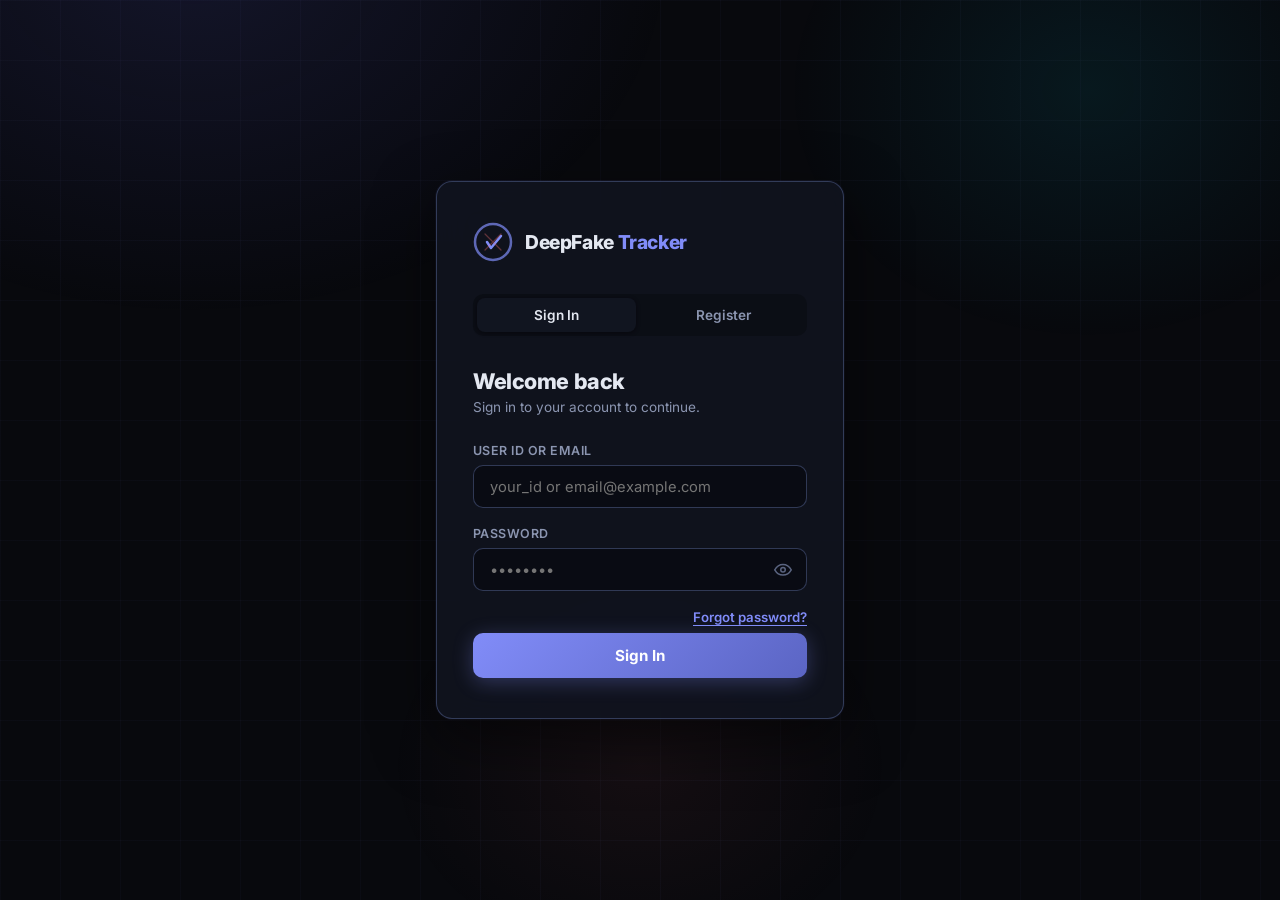
<file: frontend/auth.html>
<!DOCTYPE html>
<html lang="en">
<head>
  <meta charset="UTF-8" />
  <meta name="viewport" content="width=device-width, initial-scale=1.0" />
  <title>DeepFake Tracker — Auth</title>
  <link rel="preconnect" href="https://fonts.googleapis.com" />
  <link rel="preconnect" href="https://fonts.gstatic.com" crossorigin />
  <link href="https://fonts.googleapis.com/css2?family=Inter:wght@300;400;500;600;700;800;900&family=Space+Mono:wght@400;700&display=swap" rel="stylesheet" />
  <style>
    :root {
      --bg-deep: #08090d;
      --bg: #0c0f15;
      --surface: rgba(17, 21, 32, 0.85);
      --surface-solid: #111520;
      --border: rgba(56, 68, 100, 0.35);
      --border-strong: rgba(80, 96, 140, 0.55);
      --text: #e4e8f1;
      --text-secondary: #8b95b0;
      --text-muted: #5a6480;
      --accent: #818cf8;
      --accent-dim: #5b65c4;
      --accent-glow: rgba(129, 140, 248, 0.18);
      --cyan: #06b6d4;
      --real: #34d399;
      --fake: #f87171;
      --warning: #fbbf24;
      --radius: 16px;
      --radius-sm: 10px;
      --shadow: 0 8px 32px rgba(0,0,0,0.4);
      --shadow-lg: 0 20px 60px rgba(0,0,0,0.5);
    }
    *, *::before, *::after { box-sizing: border-box; margin: 0; padding: 0; }
    body {
      min-height: 100vh;
      background: var(--bg-deep);
      color: var(--text);
      font-family: 'Inter', system-ui, sans-serif;
      display: flex; align-items: center; justify-content: center;
      overflow-x: hidden;
      -webkit-font-smoothing: antialiased;
    }
    .bg-gradient {
      position: fixed; inset: 0; z-index: 0;
      background:
        radial-gradient(ellipse 800px 600px at 15% -5%, rgba(99,102,241,0.13) 0%, transparent 60%),
        radial-gradient(ellipse 600px 500px at 85% 10%, rgba(6,182,212,0.09) 0%, transparent 50%),
        radial-gradient(ellipse 500px 400px at 50% 85%, rgba(248,113,113,0.06) 0%, transparent 50%);
      animation: bgShift 20s ease-in-out infinite alternate; pointer-events: none;
    }
    @keyframes bgShift { 0%{opacity:1;transform:scale(1)} 50%{opacity:.8;transform:scale(1.04)} 100%{opacity:1;transform:scale(1)} }
    .bg-grid {
      position: fixed; inset: 0; z-index: 0; pointer-events: none;
      background-image: linear-gradient(rgba(129,140,248,.03) 1px, transparent 1px), linear-gradient(90deg,rgba(129,140,248,.03) 1px,transparent 1px);
      background-size: 60px 60px;
    }

    /* ── CARD ── */
    .auth-wrap { position: relative; z-index: 1; width: 100%; max-width: 440px; padding: 1rem; }
    .auth-card {
      background: var(--surface);
      border: 1px solid var(--border-strong);
      border-radius: var(--radius);
      padding: 2.5rem 2.25rem;
      backdrop-filter: blur(20px);
      box-shadow: var(--shadow-lg), 0 0 0 1px rgba(129,140,248,.06);
      animation: cardIn .45s cubic-bezier(.22,1,.36,1) both;
    }
    @keyframes cardIn { from{opacity:0;transform:translateY(20px)} to{opacity:1;transform:translateY(0)} }

    /* ── LOGO ── */
    .logo { display:flex; align-items:center; gap:.75rem; margin-bottom:2rem; }
    .logo-icon { width:40px; height:40px; flex-shrink:0; }
    .logo-text { font-size:1.2rem; font-weight:800; letter-spacing:-.02em; }
    .logo-text span { color: var(--accent); }

    /* ── TABS ── */
    .tabs { display:flex; gap:.5rem; margin-bottom:2rem; background:rgba(0,0,0,.25); border-radius: var(--radius-sm); padding:.25rem; }
    .tab-btn {
      flex:1; padding:.55rem; border:none; background:transparent; color:var(--text-secondary);
      border-radius:8px; font-size:.85rem; font-weight:600; cursor:pointer;
      transition:all .2s; font-family:inherit;
    }
    .tab-btn.active { background:var(--surface-solid,#111520); color:var(--text); box-shadow:0 1px 4px rgba(0,0,0,.4); }

    /* ── FORM ── */
    .form-view { display:none; animation: fadeSlide .3s ease both; }
    .form-view.active { display:block; }
    @keyframes fadeSlide { from{opacity:0;transform:translateY(8px)} to{opacity:1;transform:translateY(0)} }

    h2 { font-size:1.35rem; font-weight:800; margin-bottom:.35rem; letter-spacing:-.02em; }
    .form-sub { font-size:.85rem; color:var(--text-secondary); margin-bottom:1.75rem; }

    .field { margin-bottom:1.1rem; }
    label { display:block; font-size:.78rem; font-weight:600; color:var(--text-secondary); margin-bottom:.45rem; letter-spacing:.04em; text-transform:uppercase; }
    .input-wrap { position:relative; }
    input[type=text], input[type=email], input[type=password] {
      width:100%; padding:.72rem 1rem; background:rgba(0,0,0,.3);
      border:1px solid var(--border-strong); border-radius:var(--radius-sm);
      color:var(--text); font-size:.92rem; font-family:inherit;
      outline:none; transition:border-color .2s, box-shadow .2s;
    }
    input[type=text]:focus, input[type=email]:focus, input[type=password]:focus {
      border-color:var(--accent); box-shadow:0 0 0 3px var(--accent-glow);
    }
    input.has-eye { padding-right:2.8rem; }
    .eye-btn {
      position:absolute; right:.75rem; top:50%; transform:translateY(-50%);
      background:none; border:none; cursor:pointer; color:var(--text-muted);
      padding:.2rem; display:flex; align-items:center; transition:color .2s;
    }
    .eye-btn:hover { color:var(--accent); }

    /* ── STRENGTH ── */
    .strength-bar { display:flex; gap:.35rem; margin-top:.5rem; }
    .strength-seg { height:3px; flex:1; border-radius:2px; background:rgba(255,255,255,.08); transition:background .3s; }
    .strength-label { font-size:.72rem; color:var(--text-muted); margin-top:.3rem; }

    /* ── BUTTONS ── */
    .btn-primary {
      width:100%; padding:.82rem 1rem; background: linear-gradient(135deg,var(--accent),var(--accent-dim));
      border:none; border-radius:var(--radius-sm); color:#fff; font-size:.95rem;
      font-weight:700; font-family:inherit; cursor:pointer; margin-top:.5rem;
      transition:opacity .2s, transform .15s, box-shadow .2s;
      box-shadow:0 4px 20px rgba(129,140,248,.3);
    }
    .btn-primary:hover { opacity:.92; transform:translateY(-1px); box-shadow:0 6px 28px rgba(129,140,248,.4); }
    .btn-primary:active { transform:translateY(0); }
    .btn-primary:disabled { opacity:.5; cursor:not-allowed; transform:none; }

    .btn-ghost {
      background:none; border:none; color:var(--accent); cursor:pointer;
      font-size:.83rem; font-weight:600; font-family:inherit; padding:0;
      text-decoration:underline; text-underline-offset:3px;
    }
    .btn-ghost:hover { color:#a5b0ff; }

    /* ── MESSAGES ── */
    .msg {
      border-radius:var(--radius-sm); padding:.7rem 1rem;
      font-size:.83rem; font-weight:500; margin-bottom:1rem;
      display:none; animation:fadeSlide .25s ease;
    }
    .msg.error { background:rgba(248,113,113,.12); border:1px solid rgba(248,113,113,.3); color:#fca5a5; display:block; }
    .msg.success { background:rgba(52,211,153,.1); border:1px solid rgba(52,211,153,.25); color:#6ee7b7; display:block; }
    .msg.info { background:rgba(129,140,248,.1); border:1px solid rgba(129,140,248,.25); color:#a5b4fc; display:block; }

    .divider { text-align:center; color:var(--text-muted); font-size:.78rem; margin:1.25rem 0; position:relative; }
    .divider::before { content:''; position:absolute; top:50%; left:0; right:0; height:1px; background:var(--border); }
    .divider span { background:var(--bg); padding:0 .75rem; position:relative; }

    .row-links { display:flex; justify-content:space-between; align-items:center; margin-top:.75rem; }
    .hint { font-size:.8rem; color:var(--text-muted); }

    /* ── OTP INPUTS ── */
    .otp-row { display:flex; gap:.65rem; justify-content:center; margin:1.2rem 0; }
    .otp-input {
      width:52px; height:56px; text-align:center; font-size:1.4rem; font-weight:700;
      font-family:'Space Mono',monospace; background:rgba(0,0,0,.3);
      border:1px solid var(--border-strong); border-radius:var(--radius-sm);
      color:var(--text); outline:none; transition:border-color .2s,box-shadow .2s; caret-color:var(--accent);
    }
    .otp-input:focus { border-color:var(--accent); box-shadow:0 0 0 3px var(--accent-glow); }

    /* ── SPINNER ── */
    @keyframes spin { to{transform:rotate(360deg)} }
    .spinner-inline { display:inline-block; width:16px;height:16px;border:2px solid rgba(255,255,255,.3); border-top-color:#fff; border-radius:50%; animation:spin .7s linear infinite; vertical-align:middle; margin-right:.4rem; }
  </style>
</head>
<body>
<div class="bg-gradient"></div>
<div class="bg-grid"></div>

<div class="auth-wrap">
  <div class="auth-card">
    <div class="logo">
      <svg class="logo-icon" viewBox="0 0 40 40" fill="none">
        <circle cx="20" cy="20" r="18" stroke="url(#g1)" stroke-width="2.5" opacity="0.7"/>
        <path d="M14 20 L18 26 L28 14" stroke="url(#g1)" stroke-width="2.5" stroke-linecap="round" stroke-linejoin="round"/>
        <path d="M12 12 L28 28 M28 12 L12 28" stroke="#f87171" stroke-width="1.2" stroke-linecap="round" opacity="0.35"/>
        <defs><linearGradient id="g1" x1="0" y1="0" x2="40" y2="40"><stop stop-color="#818cf8"/><stop offset="1" stop-color="#06b6d4"/></linearGradient></defs>
      </svg>
      <div class="logo-text">DeepFake <span>Tracker</span></div>
    </div>

    <!-- LOGIN -->
    <div class="form-view active" id="view-login">
      <div class="tabs">
        <button class="tab-btn active" onclick="switchTab('login')">Sign In</button>
        <button class="tab-btn" onclick="switchTab('register')">Register</button>
      </div>
      <h2>Welcome back</h2>
      <p class="form-sub">Sign in to your account to continue.</p>
      <div class="msg" id="login-msg"></div>
      <div class="field">
        <label>User ID or Email</label>
        <input type="text" id="login-id" placeholder="your_id or email@example.com" autocomplete="username" />
      </div>
      <div class="field">
        <label>Password</label>
        <div class="input-wrap">
          <input type="password" id="login-pass" class="has-eye" placeholder="••••••••" autocomplete="current-password" />
          <button class="eye-btn" type="button" onclick="toggleEye('login-pass',this)" aria-label="Toggle password">
            <svg width="18" height="18" fill="none" stroke="currentColor" stroke-width="2" stroke-linecap="round" stroke-linejoin="round" viewBox="0 0 24 24"><path d="M1 12s4-7 11-7 11 7 11 7-4 7-11 7S1 12 1 12z"/><circle cx="12" cy="12" r="3"/></svg>
          </button>
        </div>
      </div>
      <div class="row-links">
        <span></span>
        <button class="btn-ghost" onclick="showView('forgot')">Forgot password?</button>
      </div>
      <button class="btn-primary" onclick="doLogin()">Sign In</button>
    </div>

    <!-- REGISTER -->
    <div class="form-view" id="view-register">
      <div class="tabs">
        <button class="tab-btn" onclick="switchTab('login')">Sign In</button>
        <button class="tab-btn active" onclick="switchTab('register')">Register</button>
      </div>
      <h2>Create account</h2>
      <p class="form-sub">Set up your DeepFake Tracker profile.</p>
      <div class="msg" id="register-msg"></div>
      <div class="field">
        <label>User ID</label>
        <input type="text" id="reg-userid" placeholder="choose_a_username" autocomplete="username" />
      </div>
      <div class="field">
        <label>Email</label>
        <input type="email" id="reg-email" placeholder="you@example.com" autocomplete="email" />
      </div>
      <div class="field">
        <label>Password</label>
        <div class="input-wrap">
          <input type="password" id="reg-pass" class="has-eye" placeholder="Min 8 characters" oninput="checkStrength(this.value)" autocomplete="new-password" />
          <button class="eye-btn" type="button" onclick="toggleEye('reg-pass',this)" aria-label="Toggle password">
            <svg width="18" height="18" fill="none" stroke="currentColor" stroke-width="2" stroke-linecap="round" stroke-linejoin="round" viewBox="0 0 24 24"><path d="M1 12s4-7 11-7 11 7 11 7-4 7-11 7S1 12 1 12z"/><circle cx="12" cy="12" r="3"/></svg>
          </button>
        </div>
        <div class="strength-bar" id="strength-bar">
          <div class="strength-seg" id="s1"></div>
          <div class="strength-seg" id="s2"></div>
          <div class="strength-seg" id="s3"></div>
          <div class="strength-seg" id="s4"></div>
        </div>
        <div class="strength-label" id="strength-label"></div>
      </div>
      <div class="field">
        <label>Confirm Password</label>
        <div class="input-wrap">
          <input type="password" id="reg-confirm" class="has-eye" placeholder="Repeat password" autocomplete="new-password" />
          <button class="eye-btn" type="button" onclick="toggleEye('reg-confirm',this)" aria-label="Toggle password">
            <svg width="18" height="18" fill="none" stroke="currentColor" stroke-width="2" stroke-linecap="round" stroke-linejoin="round" viewBox="0 0 24 24"><path d="M1 12s4-7 11-7 11 7 11 7-4 7-11 7S1 12 1 12z"/><circle cx="12" cy="12" r="3"/></svg>
          </button>
        </div>
      </div>
      <button class="btn-primary" onclick="doRegister()">Create Account</button>
    </div>

    <!-- FORGOT PASSWORD -->
    <div class="form-view" id="view-forgot">
      <h2>Forgot password</h2>
      <p class="form-sub">Enter your email and we'll send a 6-digit reset code.</p>
      <div class="msg" id="forgot-msg"></div>
      <div class="field">
        <label>Email Address</label>
        <input type="email" id="forgot-email" placeholder="you@example.com" />
      </div>
      <button class="btn-primary" onclick="doForgot()">Send Reset Code</button>
      <div style="text-align:center;margin-top:1rem;">
        <button class="btn-ghost" onclick="showView('login')">← Back to sign in</button>
      </div>
    </div>

    <!-- OTP VERIFY -->
    <div class="form-view" id="view-otp">
      <h2>Enter reset code</h2>
      <p class="form-sub">We sent a 6-digit code to <strong id="otp-email-display"></strong>.</p>
      <div class="msg" id="otp-msg"></div>
      <div class="otp-row">
        <input class="otp-input" maxlength="1" id="otp0" oninput="otpNext(this,0)" onkeydown="otpBack(event,0)" />
        <input class="otp-input" maxlength="1" id="otp1" oninput="otpNext(this,1)" onkeydown="otpBack(event,1)" />
        <input class="otp-input" maxlength="1" id="otp2" oninput="otpNext(this,2)" onkeydown="otpBack(event,2)" />
        <input class="otp-input" maxlength="1" id="otp3" oninput="otpNext(this,3)" onkeydown="otpBack(event,3)" />
        <input class="otp-input" maxlength="1" id="otp4" oninput="otpNext(this,4)" onkeydown="otpBack(event,4)" />
        <input class="otp-input" maxlength="1" id="otp5" oninput="otpNext(this,5)" onkeydown="otpBack(event,5)" />
      </div>
      <button class="btn-primary" onclick="doVerifyOtp()">Verify Code</button>
      <div style="text-align:center;margin-top:.9rem;font-size:.82rem;color:var(--text-muted)">
        Didn't get it? <button class="btn-ghost" onclick="doForgot(true)">Resend</button>
      </div>
    </div>

    <!-- RESET PASSWORD -->
    <div class="form-view" id="view-reset">
      <h2>Set new password</h2>
      <p class="form-sub">Choose a strong new password for your account.</p>
      <div class="msg" id="reset-msg"></div>
      <div class="field">
        <label>New Password</label>
        <div class="input-wrap">
          <input type="password" id="reset-pass" class="has-eye" placeholder="Min 8 characters" oninput="checkStrengthReset(this.value)" autocomplete="new-password" />
          <button class="eye-btn" type="button" onclick="toggleEye('reset-pass',this)" aria-label="Toggle">
            <svg width="18" height="18" fill="none" stroke="currentColor" stroke-width="2" stroke-linecap="round" stroke-linejoin="round" viewBox="0 0 24 24"><path d="M1 12s4-7 11-7 11 7 11 7-4 7-11 7S1 12 1 12z"/><circle cx="12" cy="12" r="3"/></svg>
          </button>
        </div>
        <div class="strength-bar" id="strength-bar-r">
          <div class="strength-seg" id="rs1"></div><div class="strength-seg" id="rs2"></div>
          <div class="strength-seg" id="rs3"></div><div class="strength-seg" id="rs4"></div>
        </div>
        <div class="strength-label" id="strength-label-r"></div>
      </div>
      <div class="field">
        <label>Confirm New Password</label>
        <div class="input-wrap">
          <input type="password" id="reset-confirm" class="has-eye" placeholder="Repeat password" autocomplete="new-password" />
          <button class="eye-btn" type="button" onclick="toggleEye('reset-confirm',this)" aria-label="Toggle">
            <svg width="18" height="18" fill="none" stroke="currentColor" stroke-width="2" stroke-linecap="round" stroke-linejoin="round" viewBox="0 0 24 24"><path d="M1 12s4-7 11-7 11 7 11 7-4 7-11 7S1 12 1 12z"/><circle cx="12" cy="12" r="3"/></svg>
          </button>
        </div>
      </div>
      <button class="btn-primary" onclick="doReset()">Update Password</button>
    </div>

  </div><!-- /auth-card -->
</div><!-- /auth-wrap -->

<script>
// ── State ──
let currentView = 'login';
let otpCode = '';
let forgotEmail = '';

// ── View helpers ──
function showView(v) {
  document.querySelectorAll('.form-view').forEach(el => el.classList.remove('active'));
  document.getElementById('view-' + v).classList.add('active');
  currentView = v;
}
function switchTab(tab) {
  showView(tab);
  document.querySelectorAll('.tab-btn').forEach((b,i) => b.classList.toggle('active', (tab==='login'&&i===0)||(tab==='register'&&i===1)));
}

// ── Eye toggle ──
function toggleEye(inputId, btn) {
  const input = document.getElementById(inputId);
  const isText = input.type === 'text';
  input.type = isText ? 'password' : 'text';
  btn.innerHTML = isText
    ? `<svg width="18" height="18" fill="none" stroke="currentColor" stroke-width="2" stroke-linecap="round" stroke-linejoin="round" viewBox="0 0 24 24"><path d="M1 12s4-7 11-7 11 7 11 7-4 7-11 7S1 12 1 12z"/><circle cx="12" cy="12" r="3"/></svg>`
    : `<svg width="18" height="18" fill="none" stroke="currentColor" stroke-width="2" stroke-linecap="round" stroke-linejoin="round" viewBox="0 0 24 24"><path d="M17.94 17.94A10.07 10.07 0 0112 20c-7 0-11-8-11-8a18.45 18.45 0 015.06-5.94M9.9 4.24A9.12 9.12 0 0112 4c7 0 11 8 11 8a18.5 18.5 0 01-2.16 3.19m-6.72-1.07a3 3 0 11-4.24-4.24"/><line x1="1" y1="1" x2="23" y2="23"/></svg>`;
}

// ── Password strength ──
const colors = { 0:'#5a6480', 1:'#f87171', 2:'#fbbf24', 3:'#34d399', 4:'#818cf8' };
const labels = { 0:'', 1:'Weak', 2:'Fair', 3:'Good', 4:'Strong' };
function strengthScore(p) {
  let s = 0;
  if (p.length >= 8) s++;
  if (/[A-Z]/.test(p)) s++;
  if (/[0-9]/.test(p)) s++;
  if (/[^A-Za-z0-9]/.test(p)) s++;
  return s;
}
function applyStrength(score, segs, labelEl) {
  const col = colors[score];
  segs.forEach((seg, i) => seg.style.background = i < score ? col : 'rgba(255,255,255,.08)');
  if (labelEl) { labelEl.textContent = labels[score]; labelEl.style.color = col; }
}
function checkStrength(v) {
  const s = strengthScore(v);
  applyStrength(s, [document.getElementById('s1'),document.getElementById('s2'),document.getElementById('s3'),document.getElementById('s4')], document.getElementById('strength-label'));
}
function checkStrengthReset(v) {
  const s = strengthScore(v);
  applyStrength(s, [document.getElementById('rs1'),document.getElementById('rs2'),document.getElementById('rs3'),document.getElementById('rs4')], document.getElementById('strength-label-r'));
}

// ── Messages ──
function showMsg(id, text, type='error') {
  const el = document.getElementById(id);
  el.textContent = text; el.className = 'msg ' + type;
}
function clearMsg(id) { const el = document.getElementById(id); el.className = 'msg'; el.textContent = ''; }

// ── OTP helpers ──
function otpNext(el, idx) {
  el.value = el.value.replace(/[^0-9]/g, '');
  if (el.value && idx < 5) document.getElementById('otp'+(idx+1)).focus();
}
function otpBack(e, idx) {
  if (e.key === 'Backspace' && !e.target.value && idx > 0) document.getElementById('otp'+(idx-1)).focus();
}
function getOtpValue() {
  return [0,1,2,3,4,5].map(i => document.getElementById('otp'+i).value).join('');
}

// ── LocalStorage user store ──
function getUsers() { return JSON.parse(localStorage.getItem('dft_users') || '[]'); }
function saveUsers(u) { localStorage.setItem('dft_users', JSON.stringify(u)); }
function setCurrentUser(u) { localStorage.setItem('dft_current', JSON.stringify(u)); }
function getCurrentUser() { return JSON.parse(localStorage.getItem('dft_current') || 'null'); }

// ── Actions ──
function doLogin() {
  clearMsg('login-msg');
  const id = document.getElementById('login-id').value.trim();
  const pass = document.getElementById('login-pass').value;
  if (!id || !pass) { showMsg('login-msg', 'Please fill in all fields.'); return; }
  const users = getUsers();
  const user = users.find(u => (u.userid === id || u.email === id) && u.password === btoa(pass));
  if (!user) { showMsg('login-msg', 'Invalid credentials. Please try again.'); return; }
  setCurrentUser(user);
  showMsg('login-msg', 'Welcome back, ' + user.userid + '! Redirecting…', 'success');
  setTimeout(() => { window.location.href = '/profile'; }, 1000);
}

function doRegister() {
  clearMsg('register-msg');
  const userid = document.getElementById('reg-userid').value.trim();
  const email = document.getElementById('reg-email').value.trim();
  const pass = document.getElementById('reg-pass').value;
  const confirm = document.getElementById('reg-confirm').value;
  if (!userid || !email || !pass || !confirm) { showMsg('register-msg', 'Please fill in all fields.'); return; }
  if (!/^[^\s@]+@[^\s@]+\.[^\s@]+$/.test(email)) { showMsg('register-msg', 'Please enter a valid email.'); return; }
  if (strengthScore(pass) < 2) { showMsg('register-msg', 'Password is too weak. Add uppercase, numbers or symbols.'); return; }
  if (pass !== confirm) { showMsg('register-msg', 'Passwords do not match.'); return; }
  const users = getUsers();
  if (users.find(u => u.userid === userid)) { showMsg('register-msg', 'User ID already taken.'); return; }
  if (users.find(u => u.email === email)) { showMsg('register-msg', 'Email already registered.'); return; }
  const newUser = { userid, email, password: btoa(pass), name: '', bio: '', joined: new Date().toISOString() };
  users.push(newUser);
  saveUsers(users);
  setCurrentUser(newUser);
  showMsg('register-msg', 'Account created! Redirecting to your profile…', 'success');
  setTimeout(() => { window.location.href = '/profile'; }, 1200);
}

function doForgot(resend=false) {
  clearMsg('forgot-msg');
  const email = document.getElementById('forgot-email').value.trim();
  if (!email && !resend) { showMsg('forgot-msg', 'Please enter your email address.'); return; }
  const users = getUsers();
  const user = users.find(u => u.email === (resend ? forgotEmail : email));
  if (!user) { showMsg('forgot-msg', 'No account found with that email.'); return; }
  forgotEmail = resend ? forgotEmail : email;
  // Generate 6-digit OTP (stored in localStorage for demo)
  otpCode = String(Math.floor(100000 + Math.random() * 900000));
  localStorage.setItem('dft_otp', JSON.stringify({ code: otpCode, email: forgotEmail, expires: Date.now() + 5 * 60000 }));
  // In a real app this would be emailed — we show it as an info message for demo
  document.getElementById('otp-email-display').textContent = forgotEmail;
  [0,1,2,3,4,5].forEach(i => document.getElementById('otp'+i).value = '');
  showView('otp');
  // Demo: surface the code
  showMsg('otp-msg', `Demo mode — your code is: ${otpCode}`, 'info');
}

function doVerifyOtp() {
  clearMsg('otp-msg');
  const entered = getOtpValue();
  if (entered.length < 6) { showMsg('otp-msg', 'Enter all 6 digits.'); return; }
  const saved = JSON.parse(localStorage.getItem('dft_otp') || 'null');
  if (!saved || saved.code !== entered || Date.now() > saved.expires) { showMsg('otp-msg', 'Invalid or expired code.'); return; }
  showView('reset');
}

function doReset() {
  clearMsg('reset-msg');
  const pass = document.getElementById('reset-pass').value;
  const confirm = document.getElementById('reset-confirm').value;
  if (!pass || !confirm) { showMsg('reset-msg', 'Please fill in both fields.'); return; }
  if (strengthScore(pass) < 2) { showMsg('reset-msg', 'Password is too weak.'); return; }
  if (pass !== confirm) { showMsg('reset-msg', 'Passwords do not match.'); return; }
  const saved = JSON.parse(localStorage.getItem('dft_otp') || 'null');
  if (!saved) { showMsg('reset-msg', 'Session expired. Please restart.'); return; }
  const users = getUsers();
  const idx = users.findIndex(u => u.email === saved.email);
  if (idx < 0) { showMsg('reset-msg', 'User not found.'); return; }
  users[idx].password = btoa(pass);
  saveUsers(users);
  localStorage.removeItem('dft_otp');
  showMsg('reset-msg', 'Password updated! Returning to sign in…', 'success');
  setTimeout(() => { showView('login'); switchTab('login'); }, 1500);
}

// ── Auto-redirect if logged in ──
if (getCurrentUser() && !window.location.href.includes('auth.html')) {
  // already logged in
}
</script>
</body>
</html>
</file>
